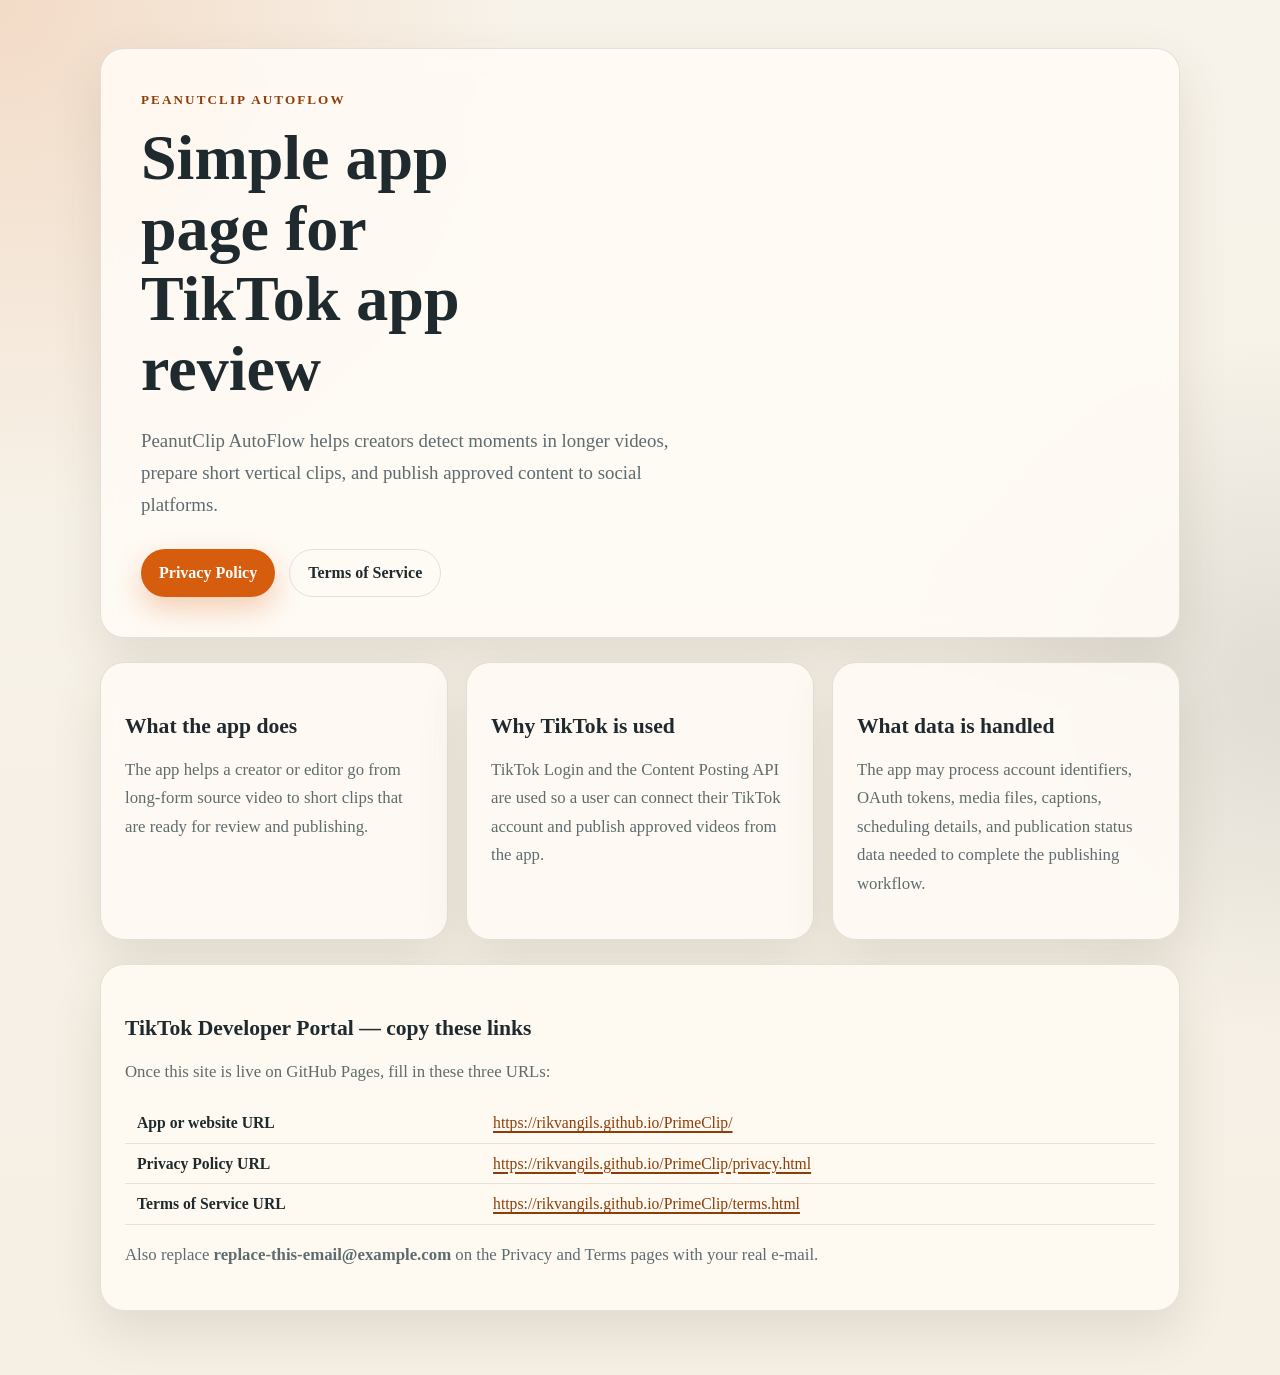
<file: docs/index.html>
<!doctype html>
<html lang="en">
  <head>
    <meta charset="utf-8" />
    <meta name="viewport" content="width=device-width, initial-scale=1" />
    <title>PeanutClip AutoFlow</title>
    <meta
      name="description"
      content="PeanutClip AutoFlow helps creators turn long-form videos into short vertical clips and publish them with creator approval."
    />
    <link rel="stylesheet" href="styles.css" />
  </head>
  <body>
    <main class="page-shell">
      <section class="hero-card">
        <p class="eyebrow">PeanutClip AutoFlow</p>
        <h1>Simple app page for TikTok app review</h1>
        <p class="lead">
          PeanutClip AutoFlow helps creators detect moments in longer videos,
          prepare short vertical clips, and publish approved content to social
          platforms.
        </p>
        <div class="button-row">
          <a class="button primary" href="privacy.html">Privacy Policy</a>
          <a class="button secondary" href="terms.html">Terms of Service</a>
        </div>
      </section>

      <section class="info-grid">
        <article class="info-card">
          <h2>What the app does</h2>
          <p>
            The app helps a creator or editor go from long-form source video to
            short clips that are ready for review and publishing.
          </p>
        </article>
        <article class="info-card">
          <h2>Why TikTok is used</h2>
          <p>
            TikTok Login and the Content Posting API are used so a user can
            connect their TikTok account and publish approved videos from the
            app.
          </p>
        </article>
        <article class="info-card">
          <h2>What data is handled</h2>
          <p>
            The app may process account identifiers, OAuth tokens, media files,
            captions, scheduling details, and publication status data needed to
            complete the publishing workflow.
          </p>
        </article>
      </section>

      <section class="notice-card">
        <h2>TikTok Developer Portal — copy these links</h2>
        <p>Once this site is live on GitHub Pages, fill in these three URLs:</p>
        <table class="link-table">
          <tr>
            <td>App or website URL</td>
            <td><a class="text-link" href="https://rikvangils.github.io/PrimeClip/">https://rikvangils.github.io/PrimeClip/</a></td>
          </tr>
          <tr>
            <td>Privacy Policy URL</td>
            <td><a class="text-link" href="https://rikvangils.github.io/PrimeClip/privacy.html">https://rikvangils.github.io/PrimeClip/privacy.html</a></td>
          </tr>
          <tr>
            <td>Terms of Service URL</td>
            <td><a class="text-link" href="https://rikvangils.github.io/PrimeClip/terms.html">https://rikvangils.github.io/PrimeClip/terms.html</a></td>
          </tr>
        </table>
        <p style="margin-top:16px">Also replace <strong>replace-this-email@example.com</strong> on the Privacy and Terms pages with your real e-mail.</p>
      </section>
    </main>
  </body>
</html>
</file>
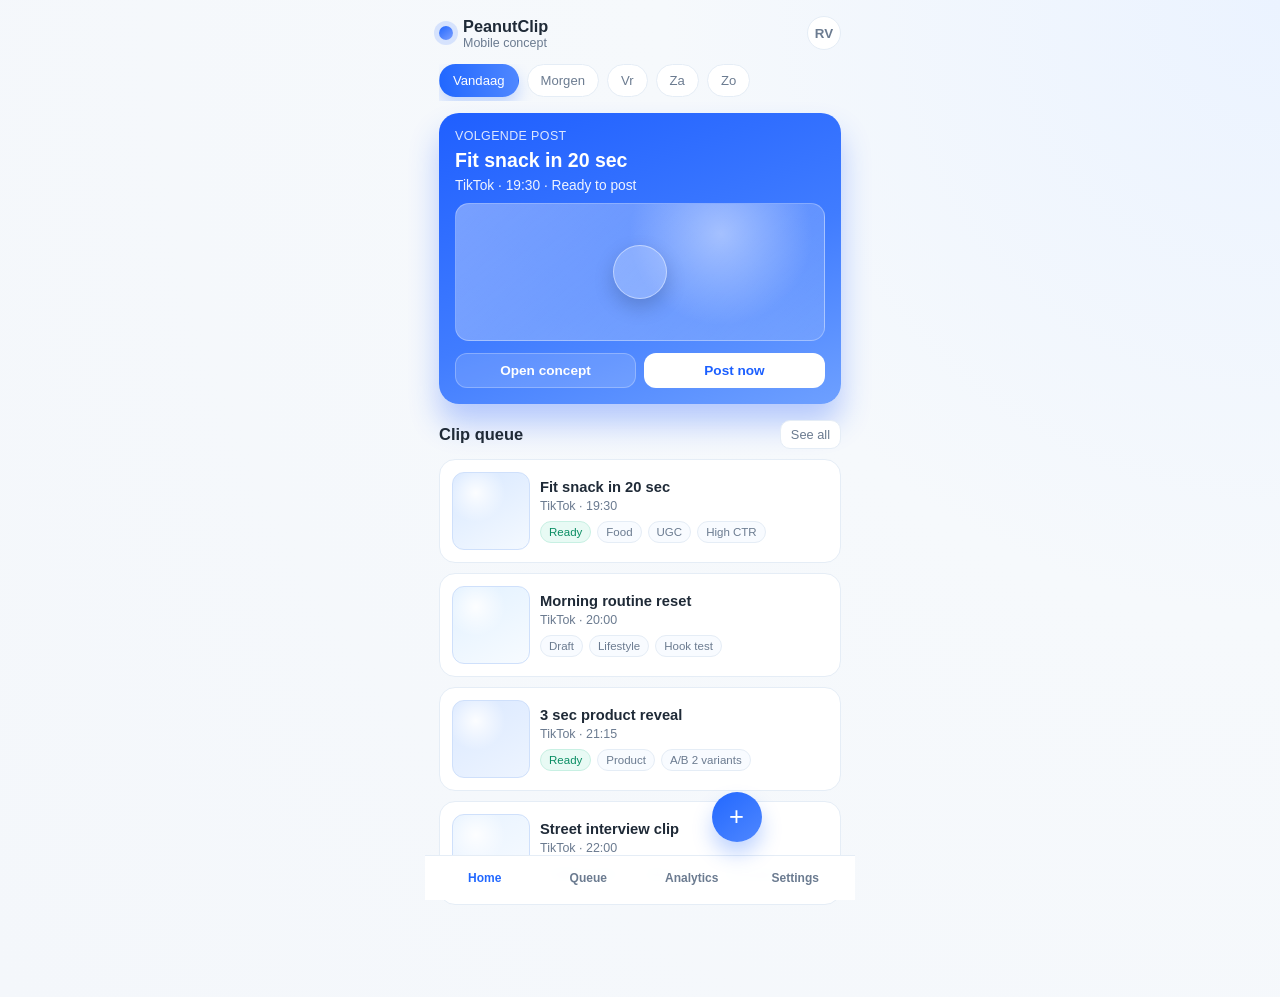
<file: docs/mobile-demo/index.html>
<!doctype html>
<html lang="nl">
  <head>
    <meta charset="utf-8" />
    <meta name="viewport" content="width=device-width, initial-scale=1, viewport-fit=cover" />
    <title>PeanutClip Mobile Demo</title>
    <meta name="theme-color" content="#f6f9fc" />
    <meta name="description" content="PeanutClip mobiele concept demo" />
    <link rel="manifest" href="./manifest.webmanifest" />
    <link rel="icon" href="./icon.svg" type="image/svg+xml" />
    <link rel="stylesheet" href="./styles.css" />
  </head>
  <body>
    <div class="phone-shell">
      <header class="topbar">
        <div class="brand">
          <span class="logo-dot"></span>
          <div>
            <p class="brand-title">PeanutClip</p>
            <p class="brand-sub">Mobile concept</p>
          </div>
        </div>
        <button class="avatar" aria-label="Profile">RV</button>
      </header>

      <main class="screen">
        <section class="week-strip" aria-label="Planning week">
          <button class="week-chip active">Vandaag</button>
          <button class="week-chip">Morgen</button>
          <button class="week-chip">Vr</button>
          <button class="week-chip">Za</button>
          <button class="week-chip">Zo</button>
        </section>

        <section class="hero-card" id="heroCard">
          <p class="hero-label">Volgende post</p>
          <h1 id="heroTitle">Fit snack in 20 sec</h1>
          <p id="heroMeta" class="hero-meta">TikTok · 19:30 · Ready to post</p>
          <div class="hero-preview" id="heroPreview"></div>
          <div class="hero-actions">
            <button class="btn btn-secondary">Open concept</button>
            <button class="btn btn-primary">Post now</button>
          </div>
        </section>

        <section class="list-header">
          <h2>Clip queue</h2>
          <button class="ghost-btn">See all</button>
        </section>

        <section id="clipList" class="clip-list" aria-label="Voorbeeld clips"></section>
      </main>

      <nav class="bottom-nav" aria-label="Hoofdmenu">
        <button class="nav-item active">
          <span>Home</span>
        </button>
        <button class="nav-item">
          <span>Queue</span>
        </button>
        <button class="nav-item">
          <span>Analytics</span>
        </button>
        <button class="nav-item">
          <span>Settings</span>
        </button>
      </nav>

      <button class="fab" aria-label="Nieuwe clip">+</button>
    </div>

    <script src="./app.js"></script>
  </body>
</html>
</file>
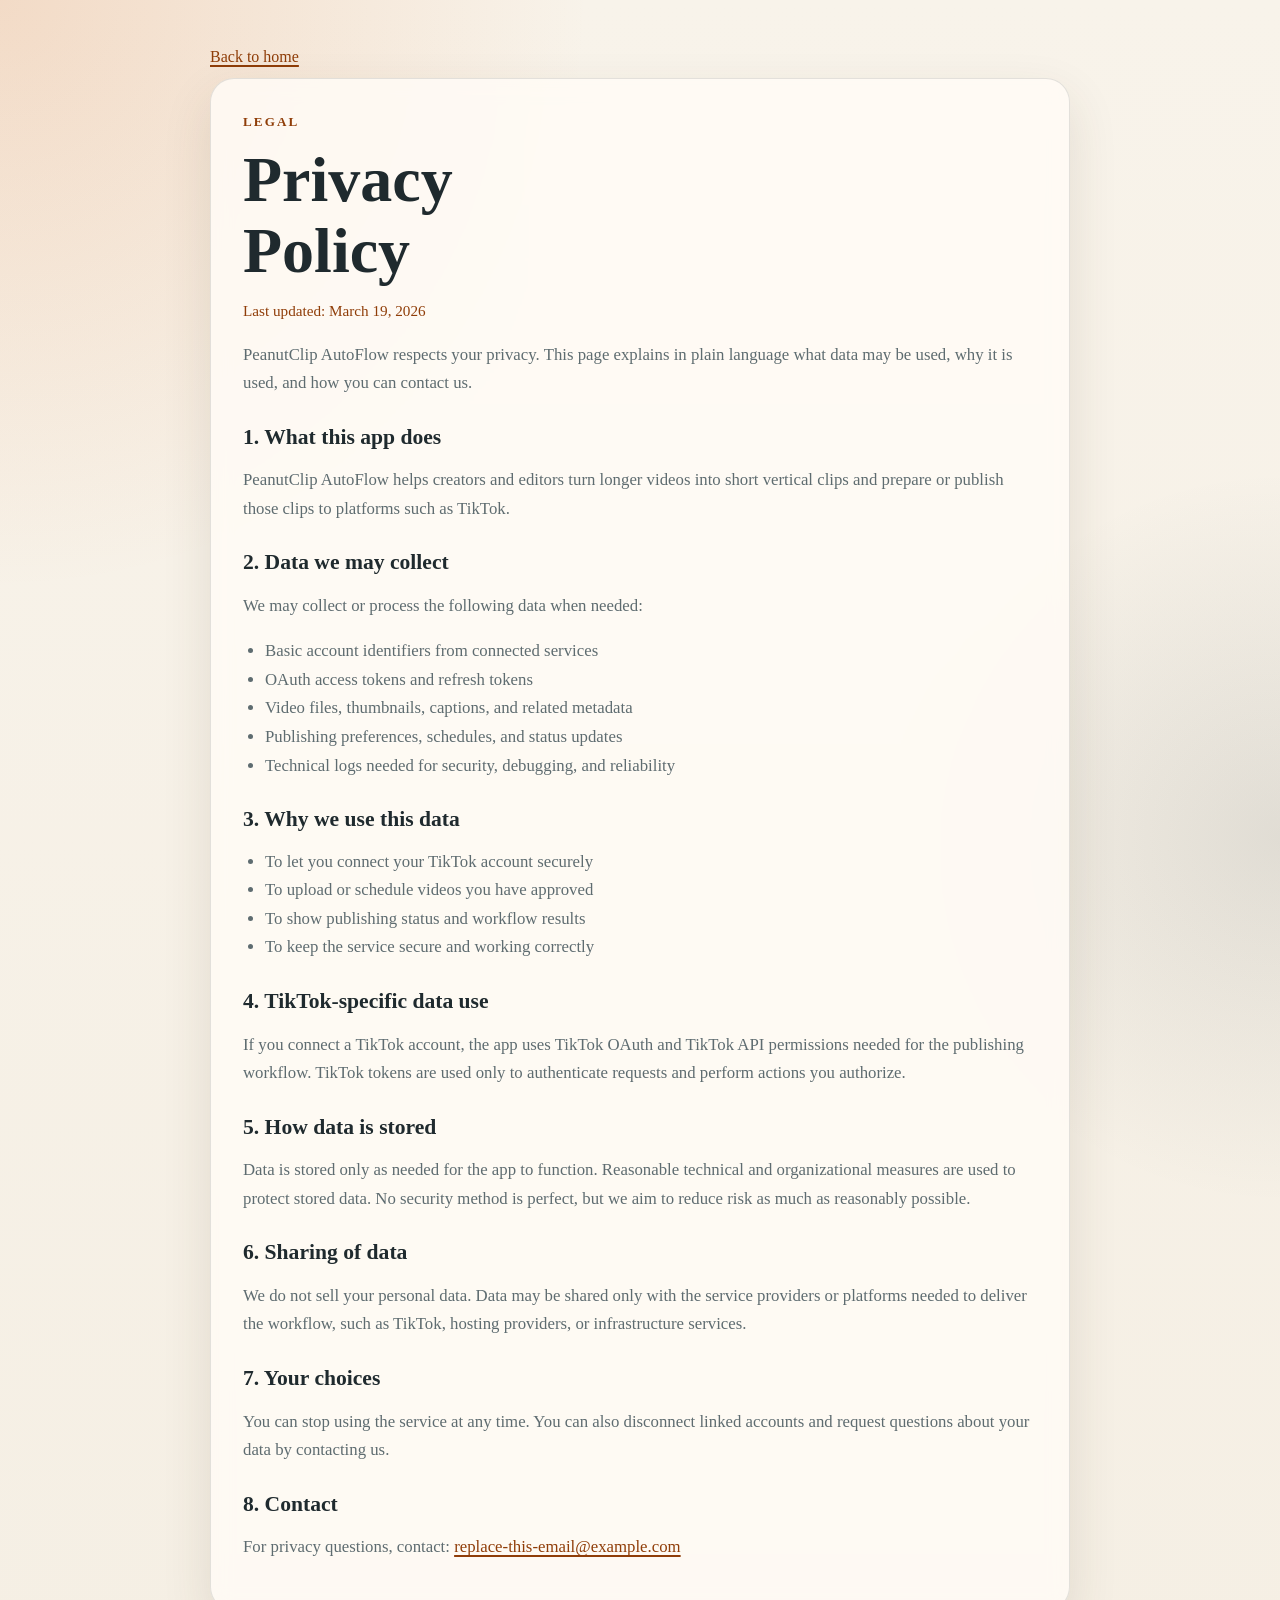
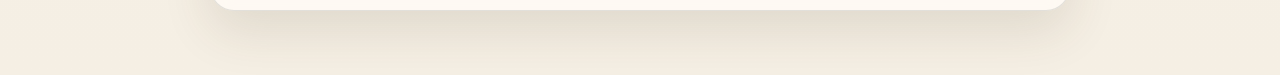
<file: docs/privacy.html>
<!doctype html>
<html lang="en">
  <head>
    <meta charset="utf-8" />
    <meta name="viewport" content="width=device-width, initial-scale=1" />
    <title>Privacy Policy | PeanutClip AutoFlow</title>
    <meta name="description" content="Privacy Policy for PeanutClip AutoFlow." />
    <link rel="stylesheet" href="styles.css" />
  </head>
  <body>
    <main class="page-shell legal-shell">
      <a class="text-link" href="index.html">Back to home</a>
      <section class="legal-card">
        <p class="eyebrow">Legal</p>
        <h1>Privacy Policy</h1>
        <p class="meta">Last updated: March 19, 2026</p>

        <p>
          PeanutClip AutoFlow respects your privacy. This page explains in plain
          language what data may be used, why it is used, and how you can
          contact us.
        </p>

        <h2>1. What this app does</h2>
        <p>
          PeanutClip AutoFlow helps creators and editors turn longer videos into
          short vertical clips and prepare or publish those clips to platforms
          such as TikTok.
        </p>

        <h2>2. Data we may collect</h2>
        <p>We may collect or process the following data when needed:</p>
        <ul>
          <li>Basic account identifiers from connected services</li>
          <li>OAuth access tokens and refresh tokens</li>
          <li>Video files, thumbnails, captions, and related metadata</li>
          <li>Publishing preferences, schedules, and status updates</li>
          <li>Technical logs needed for security, debugging, and reliability</li>
        </ul>

        <h2>3. Why we use this data</h2>
        <ul>
          <li>To let you connect your TikTok account securely</li>
          <li>To upload or schedule videos you have approved</li>
          <li>To show publishing status and workflow results</li>
          <li>To keep the service secure and working correctly</li>
        </ul>

        <h2>4. TikTok-specific data use</h2>
        <p>
          If you connect a TikTok account, the app uses TikTok OAuth and TikTok
          API permissions needed for the publishing workflow. TikTok tokens are
          used only to authenticate requests and perform actions you authorize.
        </p>

        <h2>5. How data is stored</h2>
        <p>
          Data is stored only as needed for the app to function. Reasonable
          technical and organizational measures are used to protect stored data.
          No security method is perfect, but we aim to reduce risk as much as
          reasonably possible.
        </p>

        <h2>6. Sharing of data</h2>
        <p>
          We do not sell your personal data. Data may be shared only with the
          service providers or platforms needed to deliver the workflow, such as
          TikTok, hosting providers, or infrastructure services.
        </p>

        <h2>7. Your choices</h2>
        <p>
          You can stop using the service at any time. You can also disconnect
          linked accounts and request questions about your data by contacting
          us.
        </p>

        <h2>8. Contact</h2>
        <p>
          For privacy questions, contact: <a class="text-link" href="mailto:replace-this-email@example.com">replace-this-email@example.com</a>
        </p>
      </section>
    </main>
  </body>
</html>
</file>
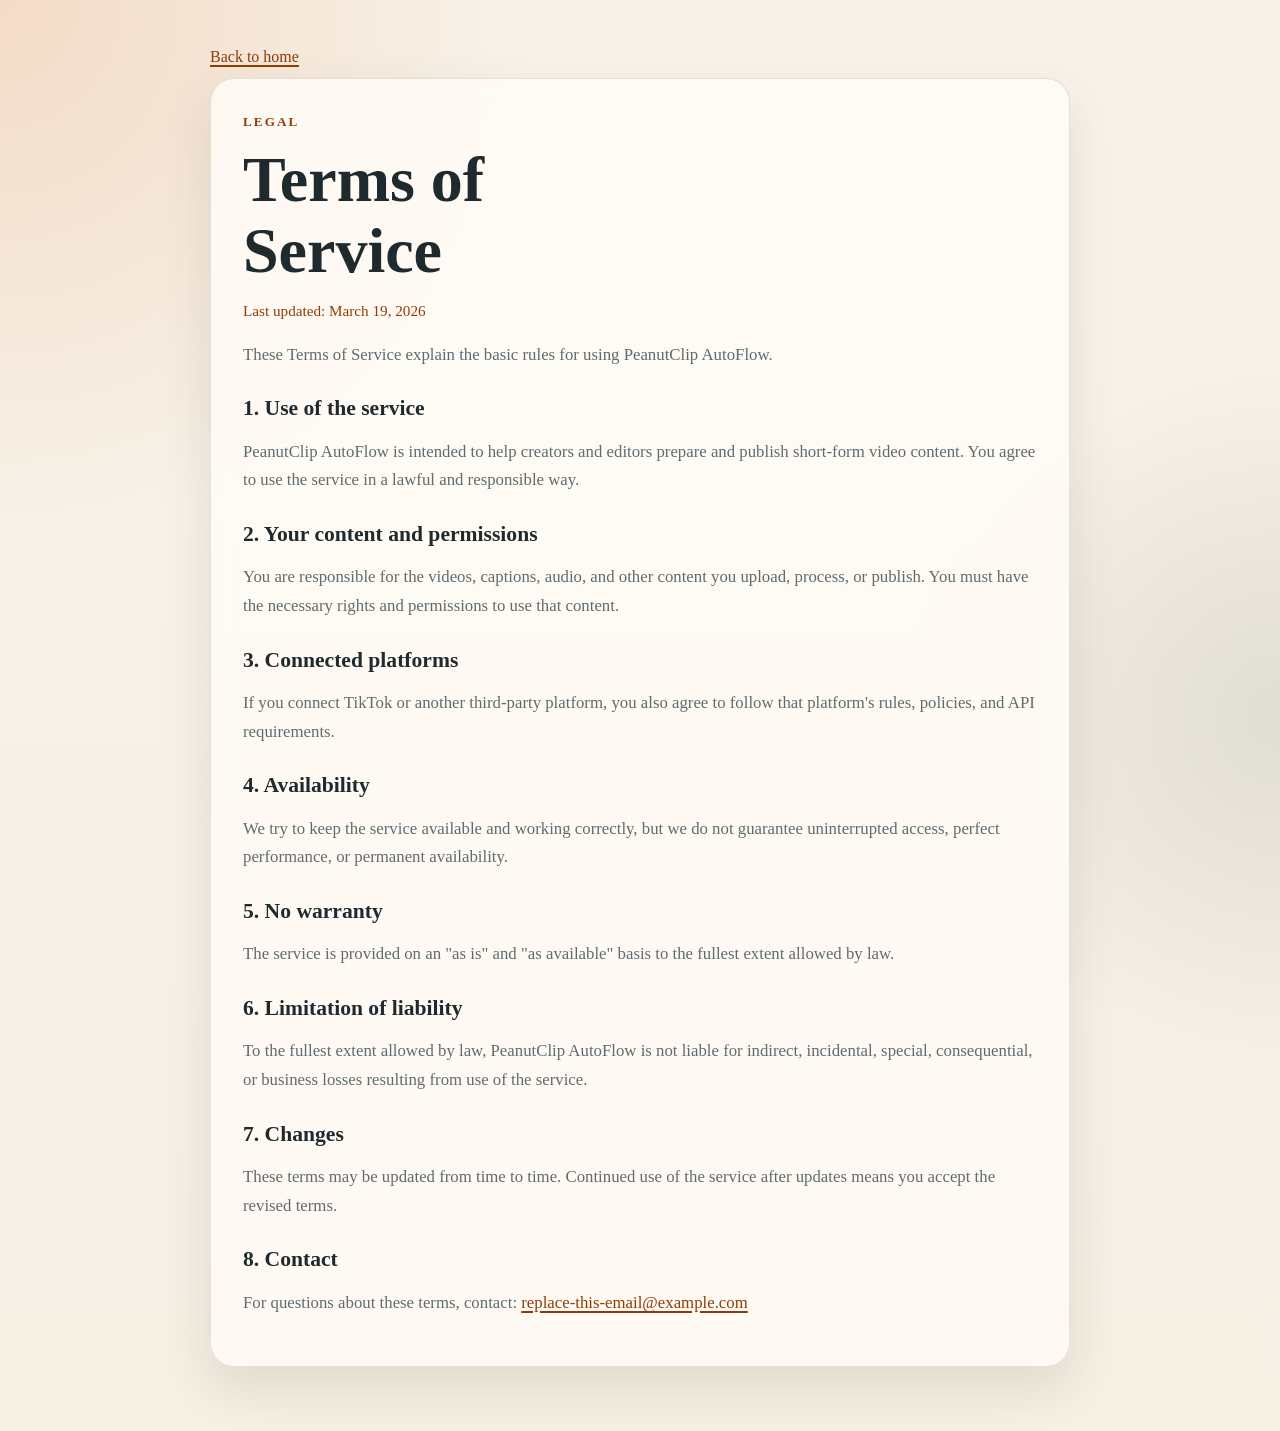
<file: docs/terms.html>
<!doctype html>
<html lang="en">
  <head>
    <meta charset="utf-8" />
    <meta name="viewport" content="width=device-width, initial-scale=1" />
    <title>Terms of Service | PeanutClip AutoFlow</title>
    <meta name="description" content="Terms of Service for PeanutClip AutoFlow." />
    <link rel="stylesheet" href="styles.css" />
  </head>
  <body>
    <main class="page-shell legal-shell">
      <a class="text-link" href="index.html">Back to home</a>
      <section class="legal-card">
        <p class="eyebrow">Legal</p>
        <h1>Terms of Service</h1>
        <p class="meta">Last updated: March 19, 2026</p>

        <p>
          These Terms of Service explain the basic rules for using PeanutClip
          AutoFlow.
        </p>

        <h2>1. Use of the service</h2>
        <p>
          PeanutClip AutoFlow is intended to help creators and editors prepare
          and publish short-form video content. You agree to use the service in
          a lawful and responsible way.
        </p>

        <h2>2. Your content and permissions</h2>
        <p>
          You are responsible for the videos, captions, audio, and other
          content you upload, process, or publish. You must have the necessary
          rights and permissions to use that content.
        </p>

        <h2>3. Connected platforms</h2>
        <p>
          If you connect TikTok or another third-party platform, you also agree
          to follow that platform's rules, policies, and API requirements.
        </p>

        <h2>4. Availability</h2>
        <p>
          We try to keep the service available and working correctly, but we do
          not guarantee uninterrupted access, perfect performance, or permanent
          availability.
        </p>

        <h2>5. No warranty</h2>
        <p>
          The service is provided on an "as is" and "as available" basis to the
          fullest extent allowed by law.
        </p>

        <h2>6. Limitation of liability</h2>
        <p>
          To the fullest extent allowed by law, PeanutClip AutoFlow is not
          liable for indirect, incidental, special, consequential, or business
          losses resulting from use of the service.
        </p>

        <h2>7. Changes</h2>
        <p>
          These terms may be updated from time to time. Continued use of the
          service after updates means you accept the revised terms.
        </p>

        <h2>8. Contact</h2>
        <p>
          For questions about these terms, contact: <a class="text-link" href="mailto:replace-this-email@example.com">replace-this-email@example.com</a>
        </p>
      </section>
    </main>
  </body>
</html>
</file>
<file: docs/styles.css>
:root {
  --bg: #f5efe4;
  --surface: rgba(255, 251, 245, 0.88);
  --surface-strong: #fffaf1;
  --text: #1f2a2e;
  --muted: #5e6c70;
  --accent: #d65d0e;
  --accent-dark: #8f3d08;
  --border: rgba(31, 42, 46, 0.12);
  --shadow: 0 20px 50px rgba(76, 57, 31, 0.12);
}

* {
  box-sizing: border-box;
}

html {
  font-size: 16px;
}

body {
  margin: 0;
  min-height: 100vh;
  font-family: Georgia, "Times New Roman", serif;
  color: var(--text);
  background:
    radial-gradient(circle at top left, rgba(214, 93, 14, 0.16), transparent 28%),
    radial-gradient(circle at right, rgba(31, 42, 46, 0.1), transparent 24%),
    linear-gradient(180deg, #f8f3ea 0%, var(--bg) 100%);
}

a {
  color: inherit;
}

.page-shell {
  width: min(1080px, calc(100% - 32px));
  margin: 0 auto;
  padding: 48px 0 64px;
}

.hero-card,
.info-card,
.notice-card,
.legal-card {
  background: var(--surface);
  border: 1px solid var(--border);
  border-radius: 24px;
  box-shadow: var(--shadow);
  backdrop-filter: blur(10px);
}

.hero-card {
  padding: 40px;
}

.eyebrow {
  margin: 0 0 12px;
  font-size: 0.82rem;
  font-weight: 700;
  letter-spacing: 0.16em;
  text-transform: uppercase;
  color: var(--accent-dark);
}

h1,
h2 {
  margin: 0;
  line-height: 1.1;
}

h1 {
  font-size: clamp(2.4rem, 5vw, 4.6rem);
  max-width: 12ch;
}

h2 {
  margin-top: 28px;
  font-size: 1.35rem;
}

.lead,
p,
li {
  font-size: 1.05rem;
  line-height: 1.7;
  color: var(--muted);
}

.lead {
  max-width: 58ch;
  margin: 20px 0 0;
  font-size: 1.18rem;
}

.button-row {
  display: flex;
  flex-wrap: wrap;
  gap: 14px;
  margin-top: 28px;
}

.button {
  display: inline-flex;
  align-items: center;
  justify-content: center;
  min-height: 48px;
  padding: 0 18px;
  border-radius: 999px;
  text-decoration: none;
  font-weight: 700;
  transition: transform 160ms ease, box-shadow 160ms ease, background 160ms ease;
}

.button:hover,
.button:focus-visible {
  transform: translateY(-1px);
}

.primary {
  background: var(--accent);
  color: #fff;
  box-shadow: 0 12px 28px rgba(214, 93, 14, 0.28);
}

.secondary {
  background: transparent;
  border: 1px solid var(--border);
}

.info-grid {
  display: grid;
  grid-template-columns: repeat(3, minmax(0, 1fr));
  gap: 18px;
  margin-top: 24px;
}

.info-card,
.notice-card {
  padding: 24px;
}

.notice-card {
  margin-top: 24px;
  background: var(--surface-strong);
}

.legal-shell {
  max-width: 860px;
}

.legal-card {
  padding: 32px;
  margin-top: 12px;
}

.meta {
  margin-top: 12px;
  color: var(--accent-dark);
  font-size: 0.95rem;
}

.legal-card ul {
  padding-left: 22px;
}

.text-link {
  color: var(--accent-dark);
  text-decoration-thickness: 2px;
  text-underline-offset: 3px;
}

.link-table {
  width: 100%;
  border-collapse: collapse;
  margin-top: 12px;
  font-size: 0.98rem;
}

.link-table td {
  padding: 8px 12px;
  vertical-align: top;
  border-bottom: 1px solid var(--border);
  line-height: 1.5;
}

.link-table td:first-child {
  white-space: nowrap;
  font-weight: 700;
  color: var(--text);
  padding-right: 20px;
}

@media (max-width: 820px) {
  .page-shell {
    width: min(100% - 20px, 1080px);
    padding: 24px 0 40px;
  }

  .hero-card,
  .legal-card,
  .info-card,
  .notice-card {
    border-radius: 18px;
  }

  .hero-card,
  .legal-card {
    padding: 24px;
  }

  .info-grid {
    grid-template-columns: 1fr;
  }
}
</file>
<file: docs/mobile-demo/styles.css>
:root {
  --bg: #f4f7fb;
  --surface: #ffffff;
  --surface-2: #f8fbff;
  --text: #1f2a37;
  --muted: #6b7b90;
  --line: #e5edf6;
  --accent: #2268ff;
  --accent-2: #4f87ff;
  --success: #16b37f;
}

* {
  box-sizing: border-box;
}

html,
body {
  margin: 0;
  background: radial-gradient(circle at top right, #ebf3ff 0%, #f6f9fc 38%, #f4f7fb 100%);
  color: var(--text);
  font-family: "Segoe UI", "Trebuchet MS", sans-serif;
  min-height: 100%;
}

.phone-shell {
  width: 100%;
  max-width: 430px;
  margin: 0 auto;
  min-height: 100dvh;
  background: transparent;
  position: relative;
  padding: 16px 14px 92px;
}

.topbar {
  display: flex;
  align-items: center;
  justify-content: space-between;
  margin-bottom: 14px;
}

.brand {
  display: flex;
  align-items: center;
  gap: 10px;
}

.logo-dot {
  width: 14px;
  height: 14px;
  border-radius: 50%;
  background: linear-gradient(140deg, var(--accent), #7c9fff);
  box-shadow: 0 0 0 5px rgba(34, 104, 255, 0.15);
}

.brand-title {
  margin: 0;
  font-size: 1.02rem;
  font-weight: 700;
}

.brand-sub {
  margin: 0;
  color: var(--muted);
  font-size: 0.78rem;
}

.avatar {
  width: 34px;
  height: 34px;
  border-radius: 50%;
  border: 1px solid var(--line);
  background: var(--surface);
  color: var(--muted);
  font-weight: 700;
}

.week-strip {
  display: flex;
  gap: 8px;
  overflow: auto;
  padding-bottom: 4px;
  margin-bottom: 12px;
}

.week-chip {
  border: 1px solid var(--line);
  background: var(--surface);
  color: var(--muted);
  border-radius: 999px;
  padding: 8px 13px;
  font-size: 0.82rem;
  white-space: nowrap;
}

.week-chip.active {
  color: #ffffff;
  background: linear-gradient(90deg, var(--accent), var(--accent-2));
  border-color: transparent;
  box-shadow: 0 8px 16px rgba(34, 104, 255, 0.24);
}

.hero-card {
  background: linear-gradient(160deg, #1f5fff 0%, #407cff 56%, #6ea0ff 100%);
  color: #ffffff;
  border-radius: 20px;
  padding: 16px;
  box-shadow: 0 20px 30px rgba(32, 93, 255, 0.3);
  margin-bottom: 16px;
}

.hero-label {
  margin: 0 0 6px;
  font-size: 0.78rem;
  opacity: 0.84;
  letter-spacing: 0.03em;
  text-transform: uppercase;
}

.hero-card h1 {
  margin: 0 0 6px;
  font-size: 1.22rem;
}

.hero-meta {
  margin: 0 0 10px;
  font-size: 0.86rem;
  opacity: 0.92;
}

.hero-preview {
  border-radius: 14px;
  height: 138px;
  margin-bottom: 12px;
  background: linear-gradient(140deg, rgba(255, 255, 255, 0.36), rgba(255, 255, 255, 0.12));
  border: 1px solid rgba(255, 255, 255, 0.28);
  position: relative;
  overflow: hidden;
}

.hero-preview::before {
  content: "";
  position: absolute;
  inset: 0;
  background: radial-gradient(circle at 72% 22%, rgba(255, 255, 255, 0.4) 0%, transparent 32%);
}

.hero-preview::after {
  content: "";
  width: 52px;
  height: 52px;
  border-radius: 50%;
  position: absolute;
  left: 50%;
  top: 50%;
  transform: translate(-50%, -50%);
  background: rgba(255, 255, 255, 0.2);
  border: 1px solid rgba(255, 255, 255, 0.45);
  box-shadow: 0 8px 20px rgba(0, 0, 0, 0.18);
}

.hero-actions {
  display: grid;
  grid-template-columns: 1fr 1fr;
  gap: 8px;
}

.btn {
  border-radius: 12px;
  border: 1px solid transparent;
  padding: 9px 10px;
  font-size: 0.85rem;
  font-weight: 600;
}

.btn-primary {
  background: #ffffff;
  color: #1b5fff;
}

.btn-secondary {
  background: rgba(255, 255, 255, 0.14);
  color: #ffffff;
  border-color: rgba(255, 255, 255, 0.26);
}

.list-header {
  display: flex;
  align-items: center;
  justify-content: space-between;
  margin-bottom: 10px;
}

.list-header h2 {
  margin: 0;
  font-size: 1.03rem;
}

.ghost-btn {
  border: 1px solid var(--line);
  background: var(--surface);
  color: var(--muted);
  border-radius: 10px;
  font-size: 0.8rem;
  padding: 6px 10px;
}

.clip-list {
  display: grid;
  gap: 10px;
}

.clip-card {
  border: 1px solid var(--line);
  background: var(--surface);
  border-radius: 16px;
  padding: 12px;
  display: grid;
  grid-template-columns: 78px 1fr;
  gap: 10px;
  align-items: center;
}

.clip-thumb {
  width: 78px;
  height: 78px;
  border-radius: 12px;
  background: linear-gradient(160deg, #d6e6ff, #f2f7ff);
  border: 1px solid #cfe0fb;
  position: relative;
  overflow: hidden;
}

.clip-thumb::before {
  content: "";
  position: absolute;
  inset: 0;
  background: radial-gradient(circle at 30% 26%, rgba(255, 255, 255, 0.9), transparent 38%);
}

.clip-info h3 {
  margin: 0 0 4px;
  font-size: 0.92rem;
}

.clip-meta {
  margin: 0 0 8px;
  color: var(--muted);
  font-size: 0.78rem;
}

.chips {
  display: flex;
  gap: 6px;
  flex-wrap: wrap;
}

.chip {
  font-size: 0.72rem;
  padding: 4px 8px;
  border-radius: 999px;
  border: 1px solid var(--line);
  color: var(--muted);
  background: var(--surface-2);
}

.chip.success {
  color: #0a8d63;
  border-color: #c8f0e3;
  background: #e8faf4;
}

.bottom-nav {
  position: fixed;
  left: 50%;
  transform: translateX(-50%);
  width: 100%;
  max-width: 430px;
  bottom: 0;
  background: rgba(255, 255, 255, 0.95);
  border-top: 1px solid var(--line);
  display: grid;
  grid-template-columns: repeat(4, 1fr);
  padding: 8px 8px calc(8px + env(safe-area-inset-bottom));
  backdrop-filter: blur(8px);
}

.nav-item {
  border: 0;
  background: transparent;
  color: var(--muted);
  padding: 7px 4px;
  font-size: 0.75rem;
  font-weight: 600;
}

.nav-item.active {
  color: var(--accent);
}

.fab {
  position: fixed;
  left: 50%;
  transform: translateX(72px);
  bottom: calc(58px + env(safe-area-inset-bottom));
  width: 50px;
  height: 50px;
  border-radius: 50%;
  border: 0;
  font-size: 1.6rem;
  line-height: 1;
  color: #ffffff;
  background: linear-gradient(140deg, var(--accent), var(--accent-2));
  box-shadow: 0 12px 20px rgba(34, 104, 255, 0.28);
}
</file>
